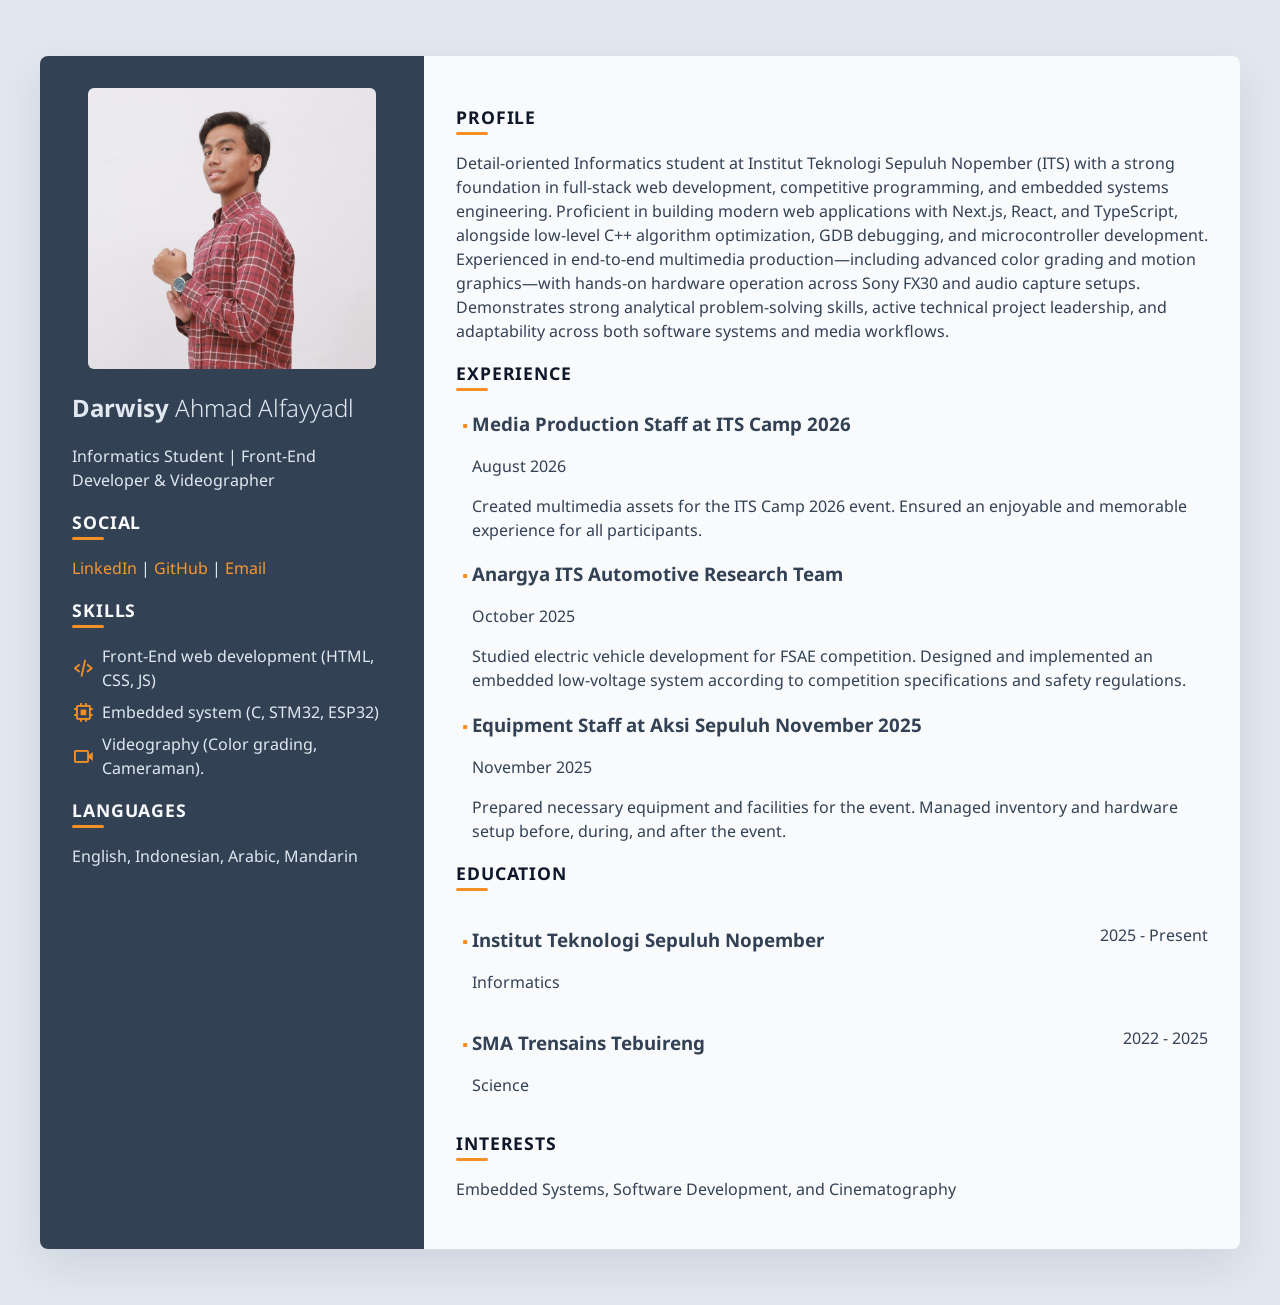
<file: index.html>
<!DOCTYPE html>
<html lang="en">
  <head>
    <meta http-equiv="Content-Type" content="text/html;charset=UTF-8">
    <meta name="viewport" content="width=device-width, initial-scale=1.0">
    <title>Darwisy Ahmad Alfayyadl - CV</title>
    <link rel="stylesheet" href="style.css">
    <link rel="stylesheet" href="https://cdn.jsdelivr.net/npm/boxicons@latest/css/boxicons.min.css">
    <meta name="description" content="Personal CV & Resume of Darwisy Ahmad Alfayyadl - Informatics Student at ITS, Front-End Developer & Videographer.">  
    <meta name="author" content="Darwisy Ahmad Alfayyadl">
  </head>
  <body>
    <main class="main">
      <div class="resume-left">
        <section class="image">
          <img src="./assets/IMG_0093_2.jpg" alt="My Profile Picture" id="profile">
        </section>
        <section class="home">
          <h1 class="title-name"><strong class="highlighted">Darwisy</strong> Ahmad Alfayyadl</h1>
          <p>Informatics Student | Front-End Developer & Videographer</p>
        </section>
        <section class="social section">
          <h2>Social</h2>
          <p><a href="https://www.linkedin.com/in/darwisy-ahmad-alfayyadl/">LinkedIn</a> | <a href="https://github.com/Dmeat-droid">GitHub</a> | <a href="mailto:darwisyahmad54@gmail.com">Email</a></p>
        </section>

        <section class="skill">
          <h2>Skills</h2>
          <ul class="skill-list">
            <li><i class="bx bx-code-alt skill-icon"></i>Front-End web development (HTML, CSS, JS)</li>
            <li><i class="bx bx-chip skill-icon"></i>Embedded system (C, STM32, ESP32)</li> 
            <li><i class="bx bx-video skill-icon"></i>Videography (Color grading, Cameraman).</li>
          </ul>
        </section>
  
        <section class="language">
          <h2>Languages</h2>
          <p>English, Indonesian, Arabic, Mandarin</p>
        </section>
      </div>

      <div class="resume-right">
        <section class="profile section">
          <h2>Profile</h2>
          <p>Detail-oriented Informatics student at Institut Teknologi Sepuluh Nopember (ITS) with a strong foundation in full-stack web development, competitive programming, and embedded systems engineering. Proficient in building modern web applications with Next.js, React, and TypeScript, alongside low-level C++ algorithm optimization, GDB debugging, and microcontroller development. Experienced in end-to-end multimedia production—including advanced color grading and motion graphics—with hands-on hardware operation across Sony FX30 and audio capture setups. Demonstrates strong analytical problem-solving skills, active technical project leadership, and adaptability across both software systems and media workflows.</p>
        </section>
        <section class="experience">
          <h2 class="section-title">Experience</h2>
          <ul class="experience-list">
            <li>
              <article class="volunteer">
                <h3>Media Production Staff at ITS Camp 2026</h3>
                <p class="date">August 2026</p>
                <p>Created multimedia assets for the ITS Camp 2026 event. Ensured an enjoyable and memorable experience for all participants.</p>
              </article>
            </li>
            <li>
              <article class="volunteer">
                <h3>Anargya ITS Automotive Research Team</h3>
                <p class="date">October 2025</p>
                <p>Studied electric vehicle development for FSAE competition. Designed and implemented an embedded low-voltage system according to competition specifications and safety regulations.</p>
              </article>
            </li>
            <li>
              <article class="volunteer">
                <h3>Equipment Staff at Aksi Sepuluh November 2025</h3>
                <p class="date">November 2025</p>
                <p>Prepared necessary equipment and facilities for the event. Managed inventory and hardware setup before, during, and after the event.</p>
              </article>
            </li>
          </ul>
        </section>

        <section class="education">
          <h2>Education</h2>
          <ul>
            <li>
              <div class="edu-container">
                <div>
                  <h3>Institut Teknologi Sepuluh Nopember</h3>
                  <p>Informatics</p>
                </div>
                <div class="right-side">
                  <p class="experience-time">2025 - Present</p>
                </div>
              </div>
            </li>
            <li>
              <div class="edu-container">
                <div>
                  <h3>SMA Trensains Tebuireng</h3>
                  <p>Science</p>
                </div>
                <div class="right-side">
                  <p class="experience-time">2022 - 2025</p>
                </div>
              </div>
            </li>
          </ul>
        </section>

        <section class="interest">
          <h2 class="section-title">Interests</h2>
          <p>Embedded Systems, Software Development, and Cinematography</p>
        </section>
      </div>
      
    </main>
  </body>
</html>
</file>
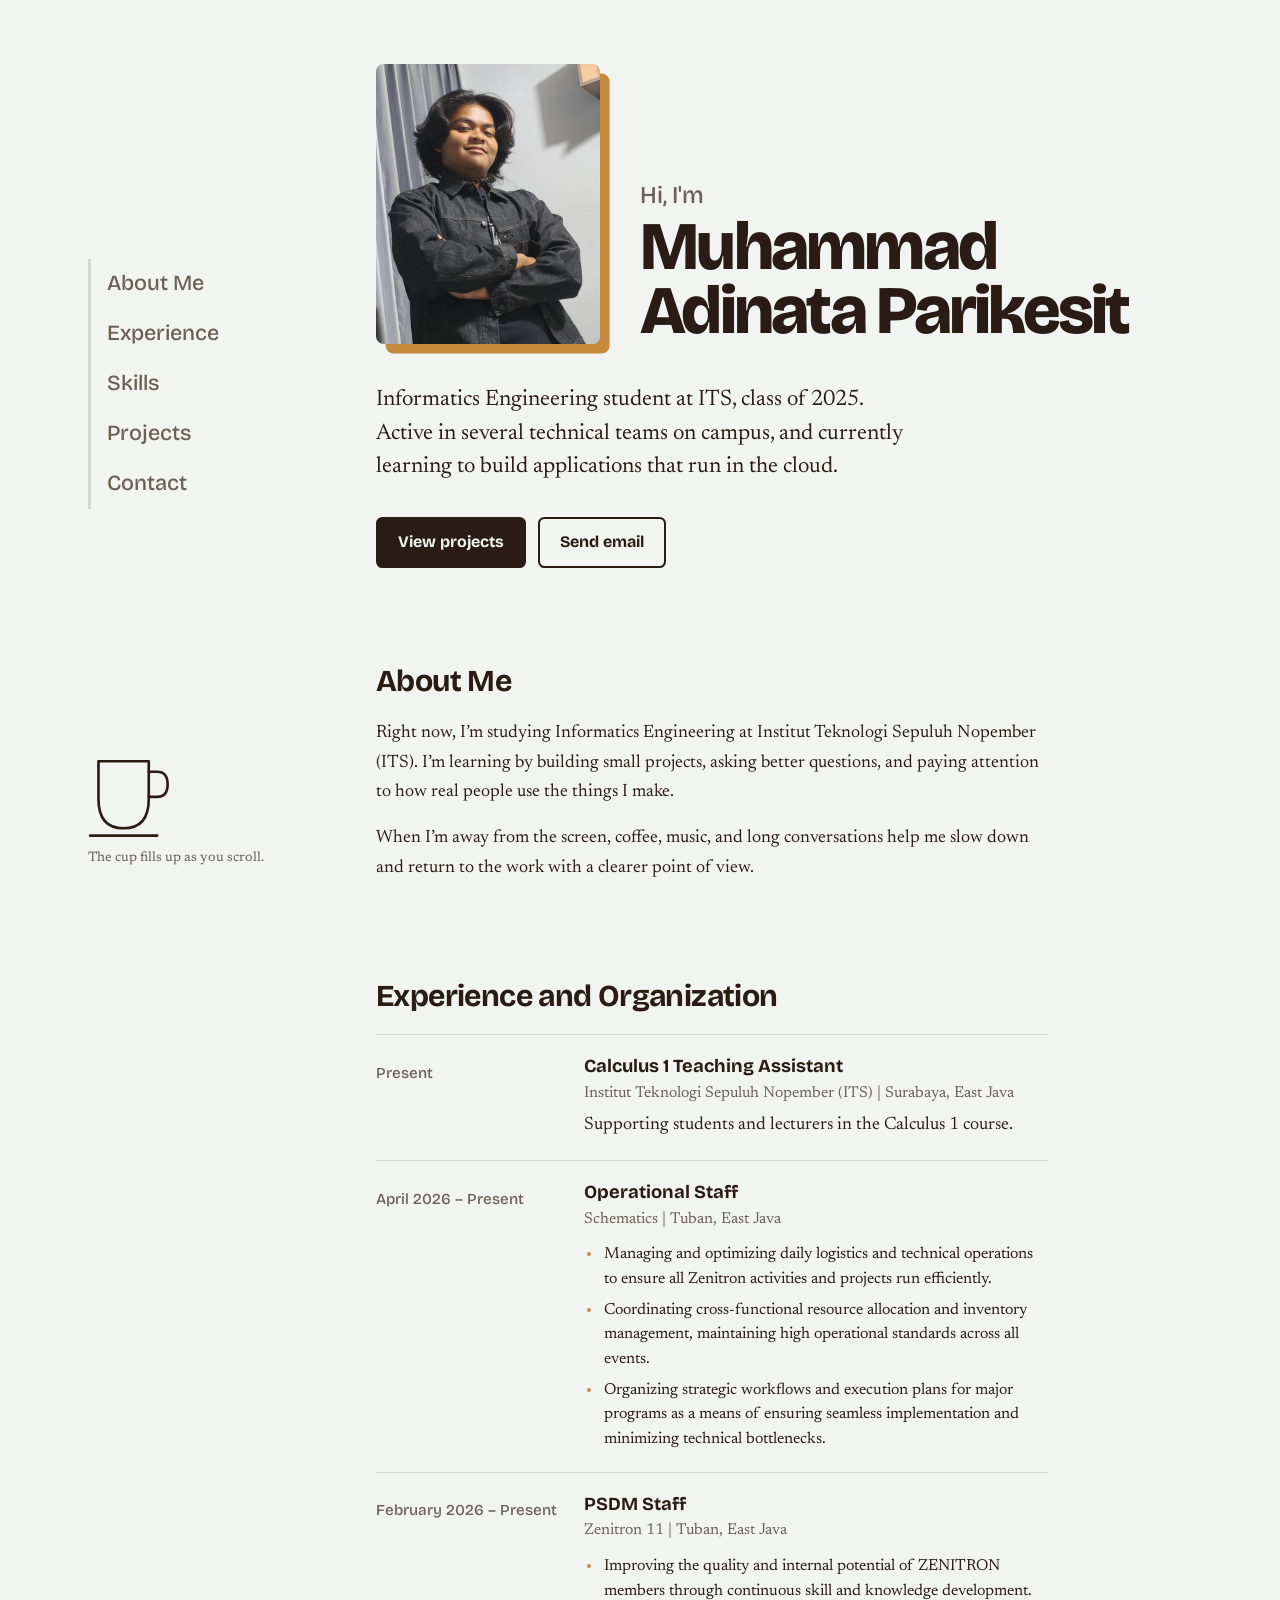
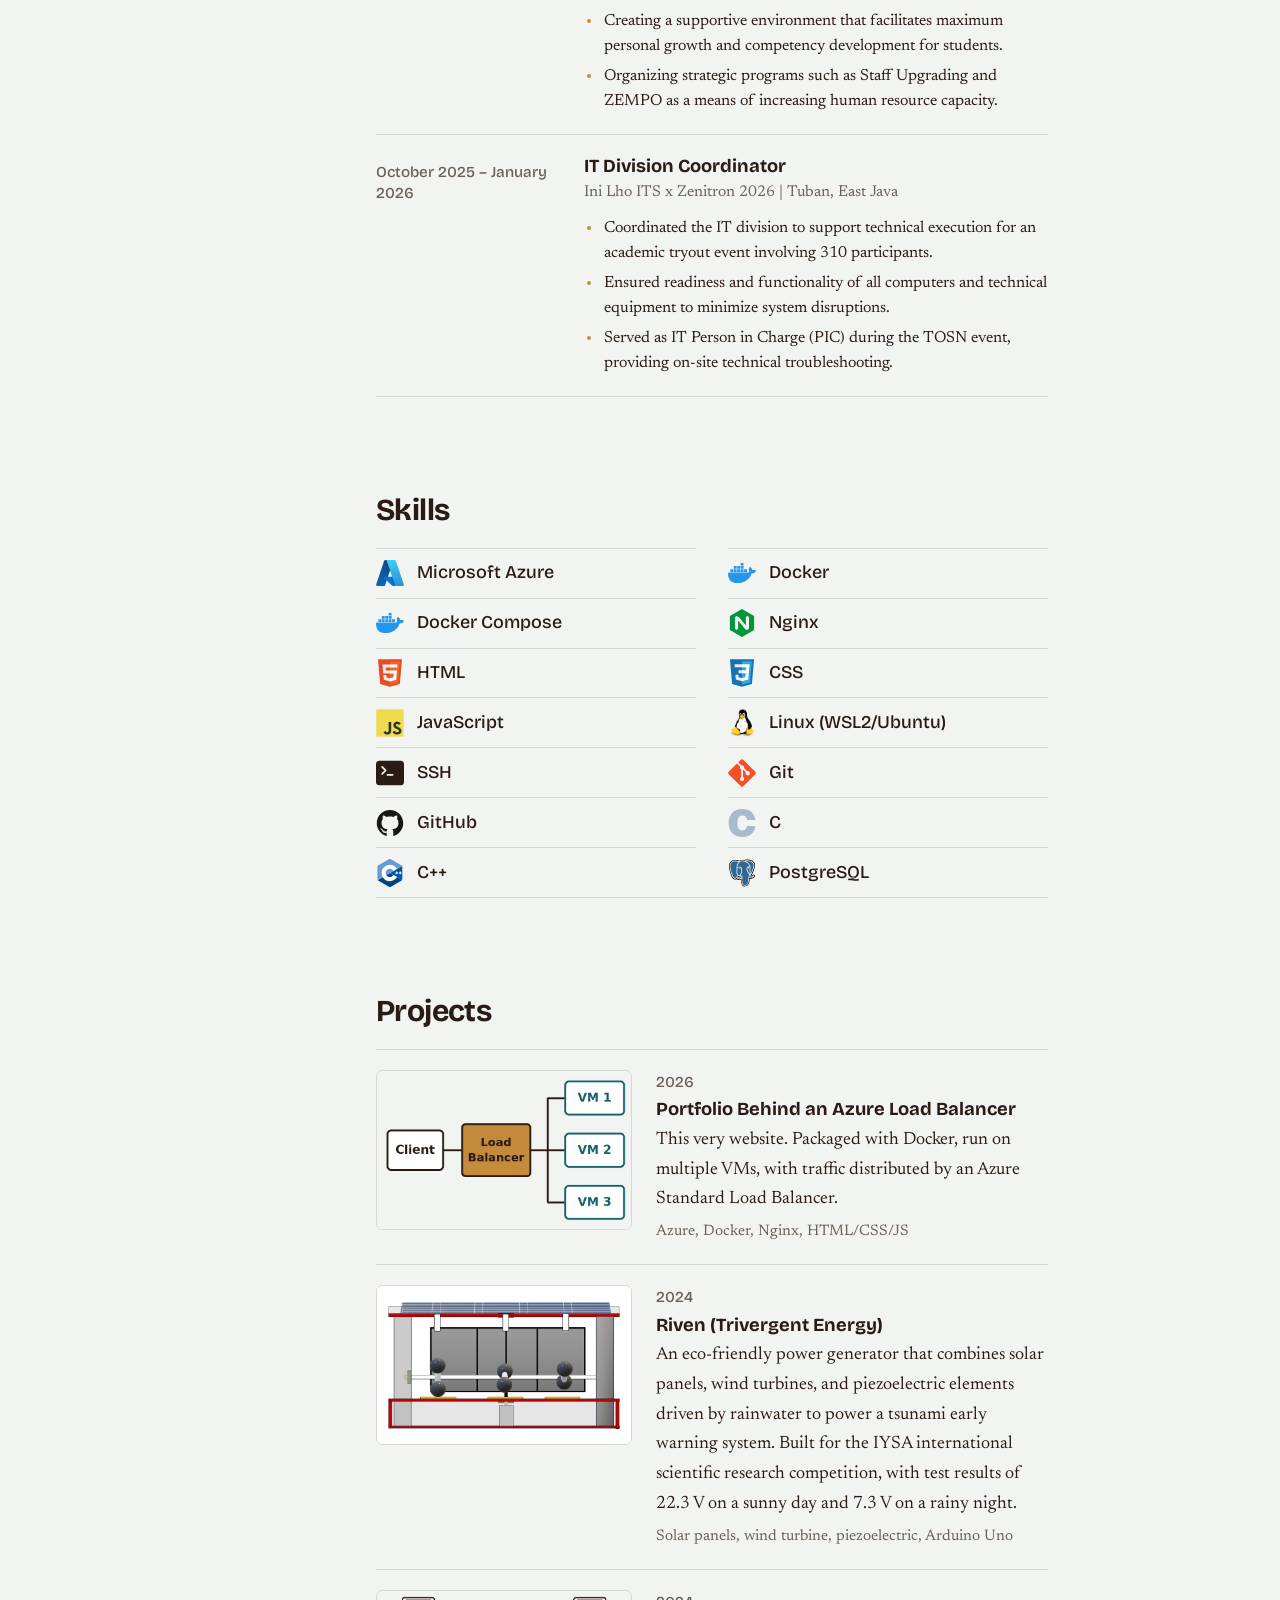
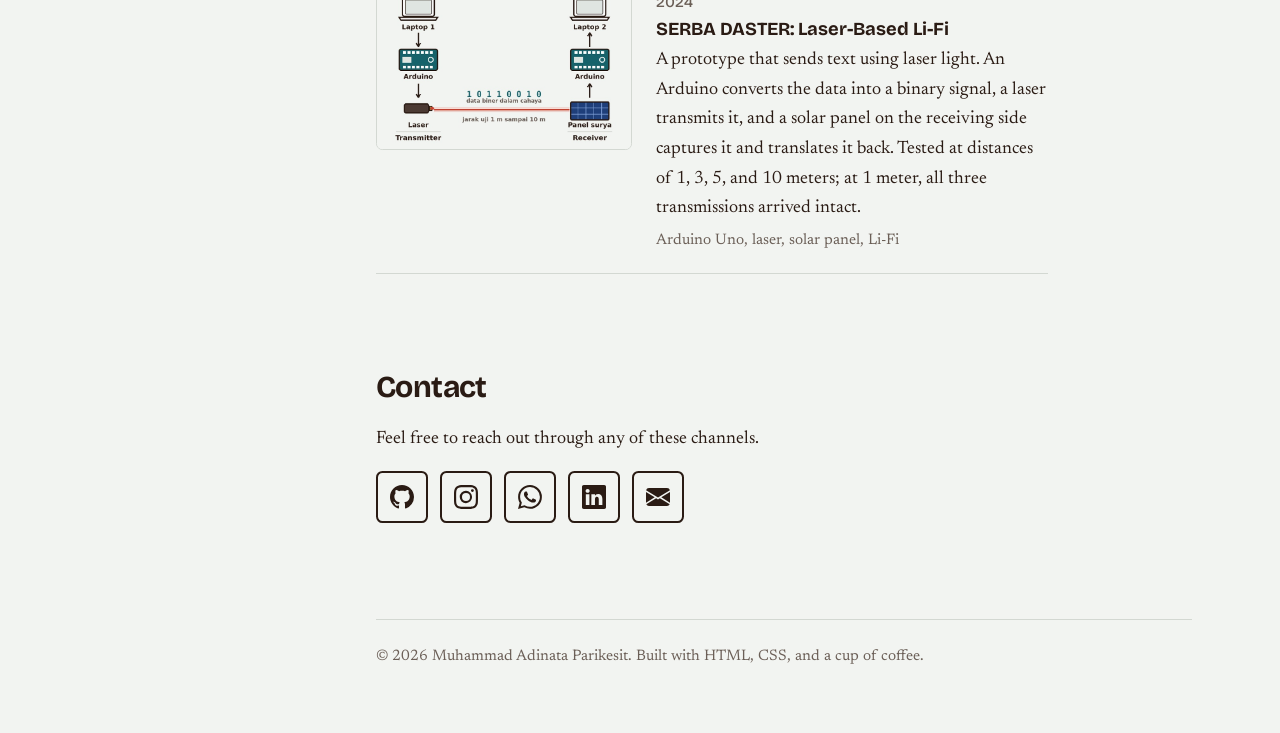
<file: app/cv_didi/index.html>
<!doctype html>
<html lang="en">
<head>
  <meta charset="utf-8">
  <meta name="viewport" content="width=device-width, initial-scale=1">
  <title>Adi | Tech &amp; Coffee Portfolio</title>
  <meta name="description" content="Portfolio of Muhammad Adinata Parikesit, an Informatics Engineering student at ITS learning cloud and containers.">
  <link rel="icon" href="data:image/svg+xml,%3Csvg xmlns='http://www.w3.org/2000/svg' viewBox='0 0 100 100'%3E%3Ctext y='.9em' font-size='90'%3E%E2%98%95%3C/text%3E%3C/svg%3E">
  <link rel="preconnect" href="https://fonts.googleapis.com">
  <link rel="preconnect" href="https://fonts.gstatic.com" crossorigin>
  <link rel="stylesheet" href="https://fonts.googleapis.com/css2?family=Bricolage+Grotesque:opsz,wght@12..96,500;12..96,700;12..96,800&family=Newsreader:opsz,wght@6..72,400;6..72,600&display=swap">
  <link rel="stylesheet" href="style.css">
</head>
<body>
  <a class="skip" href="#content">Skip to content</a>
  <div class="progress" aria-hidden="true"></div>

  <div class="layout">
    <aside class="rail">
      <nav aria-label="Main navigation">
        <ul>
          <li><a href="#about">About Me</a></li>
          <li><a href="#experience">Experience</a></li>
          <li><a href="#skills">Skills</a></li>
          <li><a href="#projects">Projects</a></li>
          <li><a href="#contact">Contact</a></li>
        </ul>
      </nav>

      <figure class="cup" aria-hidden="true">
        <svg viewBox="0 0 84 100" width="88" height="105">
          <defs>
            <clipPath id="badan"><path d="M10 24H58V60Q58 88 34 88Q10 88 10 60Z"/></clipPath>
          </defs>
          <g clip-path="url(#badan)"><rect class="fill" x="10" y="24" width="48" height="64"/></g>
          <path class="line" d="M10 24H58V60Q58 88 34 88Q10 88 10 60Z"/>
          <path class="line" d="M58 34H66Q76 34 76 46Q76 58 66 58H58"/>
          <path class="line" d="M2 95H66"/>
        </svg>
        <figcaption>The cup fills up as you scroll.</figcaption>
      </figure>
    </aside>

    <main id="content">
      <header id="atas" class="hero">
        <!-- EDIT: timpa file site/foto.jpg dengan fotomu sendiri (nama file harus tetap foto.jpg). -->
        <div class="hero-top">
          <img class="foto" src="foto.jpg" width="640" height="800" alt="Photo of Muhammad Adinata Parikesit">
          <h1><span class="hi">Hi, I'm</span> <span class="nama">Muhammad Adinata Parikesit</span></h1>
        </div>
        <p class="lead">Informatics Engineering student at ITS, class of 2025. Active in several technical teams on campus, and currently learning to build applications that run in the cloud.</p>
        <p class="actions">
          <a class="btn btn-solid" href="#projects">View projects</a>
          <a class="btn btn-line" href="mailto:didisio35@gmail.com">Send email</a>
        </p>
      </header>

      <section id="about" aria-labelledby="h-about">
        <h2 id="h-about">About Me</h2>
        <p>Right now, I’m studying Informatics Engineering at Institut Teknologi Sepuluh Nopember (ITS). I’m learning by building small projects, asking better questions, and paying attention to how real people use the things I make.</p>
        <p>When I’m away from the screen, coffee, music, and long conversations help me slow down and return to the work with a clearer point of view.</p>
      </section>

      <section id="experience" aria-labelledby="h-experience">
        <h2 id="h-experience">Experience and Organization</h2>
        <!-- EDIT: urutan dari yang terbaru. Salin satu blok <li> untuk menambah pengalaman. -->
        <ul class="rows rows-exp">
          <li class="row">
            <p class="when">Present</p>
            <div>
              <h3>Calculus 1 Teaching Assistant</h3>
              <p class="org">Institut Teknologi Sepuluh Nopember (ITS) | Surabaya, East Java</p>
              <p>Supporting students and lecturers in the Calculus 1 course.</p>
              <!-- EDIT: tambahkan tanggal mulai dan tugas spesifikmu sebagai asisten dosen (misalnya jumlah mahasiswa yang dibimbing). -->
            </div>
          </li>
          <li class="row">
            <p class="when">April 2026 &ndash; Present</p>
            <div>
              <h3>Operational Staff</h3>
              <p class="org">Schematics | Tuban, East Java</p>
              <ul class="points">
                <li>Managing and optimizing daily logistics and technical operations to ensure all Zenitron activities and projects run efficiently.</li>
                <li>Coordinating cross-functional resource allocation and inventory management, maintaining high operational standards across all events.</li>
                <li>Organizing strategic workflows and execution plans for major programs as a means of ensuring seamless implementation and minimizing technical bottlenecks.</li>
              </ul>
            </div>
          </li>
          <li class="row">
            <p class="when">February 2026 &ndash; Present</p>
            <div>
              <h3>PSDM Staff</h3>
              <p class="org">Zenitron 11 | Tuban, East Java</p>
              <ul class="points">
                <li>Improving the quality and internal potential of ZENITRON members through continuous skill and knowledge development.</li>
                <li>Creating a supportive environment that facilitates maximum personal growth and competency development for students.</li>
                <li>Organizing strategic programs such as Staff Upgrading and ZEMPO as a means of increasing human resource capacity.</li>
              </ul>
            </div>
          </li>
          <li class="row">
            <p class="when">October 2025 &ndash; January 2026</p>
            <div>
              <h3>IT Division Coordinator</h3>
              <p class="org">Ini Lho ITS x Zenitron 2026 | Tuban, East Java</p>
              <ul class="points">
                <li>Coordinated the IT division to support technical execution for an academic tryout event involving 310 participants.</li>
                <li>Ensured readiness and functionality of all computers and technical equipment to minimize system disruptions.</li>
                <li>Served as IT Person in Charge (PIC) during the TOSN event, providing on-site technical troubleshooting.</li>
              </ul>
            </div>
          </li>
        </ul>
      </section>

      <section id="skills" aria-labelledby="h-skills">
        <h2 id="h-skills">Skills</h2>
        <!-- EDIT: tambah atau hapus skill dengan menyalin/menghapus baris <li>. Logo ada di folder site/logo/. -->
        <ul class="skills">
          <li><img src="logo/azure.svg" alt="" width="28" height="28" loading="lazy"><span>Microsoft Azure</span></li>
          <li><img src="logo/docker.svg" alt="" width="28" height="28" loading="lazy"><span>Docker</span></li>
          <li><img src="logo/docker.svg" alt="" width="28" height="28" loading="lazy"><span>Docker Compose</span></li>
          <li><img src="logo/nginx.svg" alt="" width="28" height="28" loading="lazy"><span>Nginx</span></li>
          <li><img src="logo/html5.svg" alt="" width="28" height="28" loading="lazy"><span>HTML</span></li>
          <li><img src="logo/css3.svg" alt="" width="28" height="28" loading="lazy"><span>CSS</span></li>
          <li><img src="logo/javascript.svg" alt="" width="28" height="28" loading="lazy"><span>JavaScript</span></li>
          <li><img src="logo/linux.png" alt="" width="28" height="28" loading="lazy"><span>Linux (WSL2/Ubuntu)</span></li>
          <li><img src="logo/ssh.svg" alt="" width="28" height="28" loading="lazy"><span>SSH</span></li>
          <li><img src="logo/git.svg" alt="" width="28" height="28" loading="lazy"><span>Git</span></li>
          <li><img src="logo/github.svg" alt="" width="28" height="28" loading="lazy"><span>GitHub</span></li>
          <li><img src="logo/c.svg" alt="" width="28" height="28" loading="lazy"><span>C</span></li>
          <li><img src="logo/cplusplus.svg" alt="" width="28" height="28" loading="lazy"><span>C++</span></li>
          <li><img src="logo/postgresql.svg" alt="" width="28" height="28" loading="lazy"><span>PostgreSQL</span></li>
        </ul>
      </section>

      <section id="projects" aria-labelledby="h-projects">
        <h2 id="h-projects">Projects</h2>
        <!-- EDIT: ganti foto dengan menimpa file di site/proyek/ (proyek-1.jpg, proyek-2.jpg, dst).
             Rasio 16:10 paling pas. Salin satu blok <li> untuk menambah proyek. -->
        <ul class="rows rows-foto">
          <li class="row">
            <img src="proyek/proyek-1.jpg" width="800" height="500" loading="lazy" alt="Diagram of a load balancer distributing traffic to three VMs">
            <div>
              <p class="when">2026</p>
              <h3>Portfolio Behind an Azure Load Balancer</h3>
              <p>This very website. Packaged with Docker, run on multiple VMs, with traffic distributed by an Azure Standard Load Balancer.</p>
              <p class="stack">Azure, Docker, Nginx, HTML/CSS/JS</p>
            </div>
          </li>
          <li class="row">
            <img src="proyek/proyek-2.jpg" width="800" height="500" loading="lazy" alt="Side-view design of Riven: solar panel on top, wind turbine in the middle, and a water wheel with piezoelectric elements at the base">
            <div>
              <p class="when">2024</p>
              <h3>Riven (Trivergent Energy)</h3>
              <p>An eco-friendly power generator that combines solar panels, wind turbines, and piezoelectric elements driven by rainwater to power a tsunami early warning system. Built for the IYSA international scientific research competition, with test results of 22.3 V on a sunny day and 7.3 V on a rainy night.</p>
              <p class="stack">Solar panels, wind turbine, piezoelectric, Arduino Uno</p>
            </div>
          </li>
          <li class="row">
            <img src="proyek/proyek-3.jpg" width="800" height="500" loading="lazy" alt="Illustration of the Li-Fi system: data from Laptop 1 is processed by an Arduino, sent by a laser, captured by a solar panel, then passed through an Arduino to Laptop 2">
            <div>
              <p class="when">2024</p>
              <h3>SERBA DASTER: Laser-Based Li-Fi</h3>
              <p>A prototype that sends text using laser light. An Arduino converts the data into a binary signal, a laser transmits it, and a solar panel on the receiving side captures it and translates it back. Tested at distances of 1, 3, 5, and 10 meters; at 1 meter, all three transmissions arrived intact.</p>
              <p class="stack">Arduino Uno, laser, solar panel, Li-Fi</p>
            </div>
          </li>
        </ul>
      </section>

      <section id="contact" aria-labelledby="h-contact">
        <h2 id="h-contact">Contact</h2>
        <p>Feel free to reach out through any of these channels.</p>
        <ul class="contacts">
          <li><a href="https://github.com/Adikesit" target="_blank" rel="noopener noreferrer" aria-label="GitHub" title="GitHub"><svg viewBox="0 0 16 16" fill="currentColor" aria-hidden="true" focusable="false"><path d="M8 0C3.58 0 0 3.58 0 8c0 3.54 2.29 6.53 5.47 7.59.4.07.55-.17.55-.38 0-.19-.01-.82-.01-1.49-2.01.37-2.53-.49-2.69-.94-.09-.23-.48-.94-.82-1.13-.28-.15-.68-.52-.01-.53.63-.01 1.08.58 1.23.82.72 1.21 1.87.87 2.33.66.07-.52.28-.87.51-1.07-1.78-.2-3.64-.89-3.64-3.95 0-.87.31-1.59.82-2.15-.08-.2-.36-1.02.08-2.12 0 0 .67-.21 2.2.82.64-.18 1.32-.27 2-.27s1.36.09 2 .27c1.53-1.04 2.2-.82 2.2-.82.44 1.1.16 1.92.08 2.12.51.56.82 1.27.82 2.15 0 3.07-1.87 3.75-3.65 3.95.29.25.54.73.54 1.48 0 1.07-.01 1.93-.01 2.2 0 .21.15.46.55.38A8.01 8.01 0 0 0 16 8c0-4.42-3.58-8-8-8"/></svg></a></li>
          <li><a href="https://www.instagram.com/adinata_kesit" target="_blank" rel="noopener noreferrer" aria-label="Instagram" title="Instagram"><svg viewBox="0 0 16 16" fill="currentColor" aria-hidden="true" focusable="false"><path d="M8 0C5.829 0 5.556.01 4.703.048 3.85.088 3.269.222 2.76.42a3.9 3.9 0 0 0-1.417.923A3.9 3.9 0 0 0 .42 2.76C.222 3.268.087 3.85.048 4.7.01 5.555 0 5.827 0 8.001c0 2.172.01 2.444.048 3.297.04.852.174 1.433.372 1.942.205.526.478.972.923 1.417.444.445.89.719 1.416.923.51.198 1.09.333 1.942.372C5.555 15.99 5.827 16 8 16s2.444-.01 3.298-.048c.851-.04 1.434-.174 1.943-.372a3.9 3.9 0 0 0 1.416-.923c.445-.445.718-.891.923-1.417.197-.509.332-1.09.372-1.942C15.99 10.445 16 10.173 16 8s-.01-2.445-.048-3.299c-.04-.851-.175-1.433-.372-1.941a3.9 3.9 0 0 0-.923-1.417A3.9 3.9 0 0 0 13.24.42c-.51-.198-1.092-.333-1.943-.372C10.443.01 10.172 0 7.998 0zm-.717 1.442h.718c2.136 0 2.389.007 3.232.046.78.035 1.204.166 1.486.275.373.145.64.319.92.599s.453.546.598.92c.11.281.24.705.275 1.485.039.843.047 1.096.047 3.231s-.008 2.389-.047 3.232c-.035.78-.166 1.203-.275 1.485a2.5 2.5 0 0 1-.599.919c-.28.28-.546.453-.92.598-.28.11-.704.24-1.485.276-.843.038-1.096.047-3.232.047s-2.39-.009-3.233-.047c-.78-.036-1.203-.166-1.485-.276a2.5 2.5 0 0 1-.92-.598 2.5 2.5 0 0 1-.6-.92c-.109-.281-.24-.705-.275-1.485-.038-.843-.046-1.096-.046-3.233s.008-2.388.046-3.231c.036-.78.166-1.204.276-1.486.145-.373.319-.64.599-.92s.546-.453.92-.598c.282-.11.705-.24 1.485-.276.738-.034 1.024-.044 2.515-.045zm4.988 1.328a.96.96 0 1 0 0 1.92.96.96 0 0 0 0-1.92m-4.27 1.122a4.109 4.109 0 1 0 0 8.217 4.109 4.109 0 0 0 0-8.217m0 1.441a2.667 2.667 0 1 1 0 5.334 2.667 2.667 0 0 1 0-5.334"/></svg></a></li>
          <li><a href="https://wa.me/6281330564737" target="_blank" rel="noopener noreferrer" aria-label="WhatsApp" title="WhatsApp"><svg viewBox="0 0 16 16" fill="currentColor" aria-hidden="true" focusable="false"><path d="M13.601 2.326A7.85 7.85 0 0 0 7.994 0C3.627 0 .068 3.558.064 7.926c0 1.399.366 2.76 1.057 3.965L0 16l4.204-1.102a7.9 7.9 0 0 0 3.79.965h.004c4.368 0 7.926-3.558 7.93-7.93A7.9 7.9 0 0 0 13.6 2.326zM7.994 14.521a6.6 6.6 0 0 1-3.356-.92l-.24-.144-2.494.654.666-2.433-.156-.251a6.56 6.56 0 0 1-1.007-3.505c0-3.626 2.957-6.584 6.591-6.584a6.56 6.56 0 0 1 4.66 1.931 6.56 6.56 0 0 1 1.928 4.66c-.004 3.639-2.961 6.592-6.592 6.592m3.615-4.934c-.197-.099-1.17-.578-1.353-.646-.182-.065-.315-.099-.445.099-.133.197-.513.646-.627.775-.114.133-.232.148-.43.05-.197-.1-.836-.308-1.592-.985-.59-.525-.985-1.175-1.103-1.372-.114-.198-.011-.304.088-.403.087-.088.197-.232.296-.346.1-.114.133-.198.198-.33.065-.134.034-.248-.015-.347-.05-.099-.445-1.076-.612-1.47-.16-.389-.323-.335-.445-.34-.114-.007-.247-.007-.38-.007a.73.73 0 0 0-.529.247c-.182.198-.691.677-.691 1.654s.71 1.916.81 2.049c.098.133 1.394 2.132 3.383 2.992.47.205.84.326 1.129.418.475.152.904.129 1.246.08.38-.058 1.171-.48 1.338-.943.164-.464.164-.86.114-.943-.049-.084-.182-.133-.38-.232"/></svg></a></li>
          <li><a href="https://www.linkedin.com/in/muhammad-adinata-parikesit-92570736b/" target="_blank" rel="noopener noreferrer" aria-label="LinkedIn" title="LinkedIn"><svg viewBox="0 0 16 16" fill="currentColor" aria-hidden="true" focusable="false"><path d="M0 1.146C0 .513.526 0 1.175 0h13.65C15.474 0 16 .513 16 1.146v13.708c0 .633-.526 1.146-1.175 1.146H1.175C.526 16 0 15.487 0 14.854zm4.943 12.248V6.169H2.542v7.225zm-1.2-8.212c.837 0 1.358-.554 1.358-1.248-.015-.709-.52-1.248-1.342-1.248S2.4 3.226 2.4 3.934c0 .694.521 1.248 1.327 1.248zm4.908 8.212V9.359c0-.216.016-.432.08-.586.173-.431.568-.878 1.232-.878.869 0 1.216.662 1.216 1.634v3.865h2.401V9.25c0-2.22-1.184-3.252-2.764-3.252-1.274 0-1.845.7-2.165 1.193v.025h-.016l.016-.025V6.169h-2.4c.03.678 0 7.225 0 7.225z"/></svg></a></li>
          <li><a href="mailto:didisio35@gmail.com" aria-label="Email" title="Email"><svg viewBox="0 0 16 16" fill="currentColor" aria-hidden="true" focusable="false"><path d="M.05 3.555A2 2 0 0 1 2 2h12a2 2 0 0 1 1.95 1.555L8 8.414zM0 4.697v7.104l5.803-3.558zM6.761 8.83l-6.57 4.027A2 2 0 0 0 2 14h12a2 2 0 0 0 1.808-1.144l-6.57-4.027L8 9.586zm3.436-.586L16 11.801V4.697z"/></svg></a></li>
        </ul>
      </section>

      <footer>
        <p>&copy; <span id="tahun">2026</span> Muhammad Adinata Parikesit. Built with HTML, CSS, and a cup of coffee.</p>
      </footer>
    </main>
  </div>

  <script src="script.js"></script>
</body>
</html>
</file>
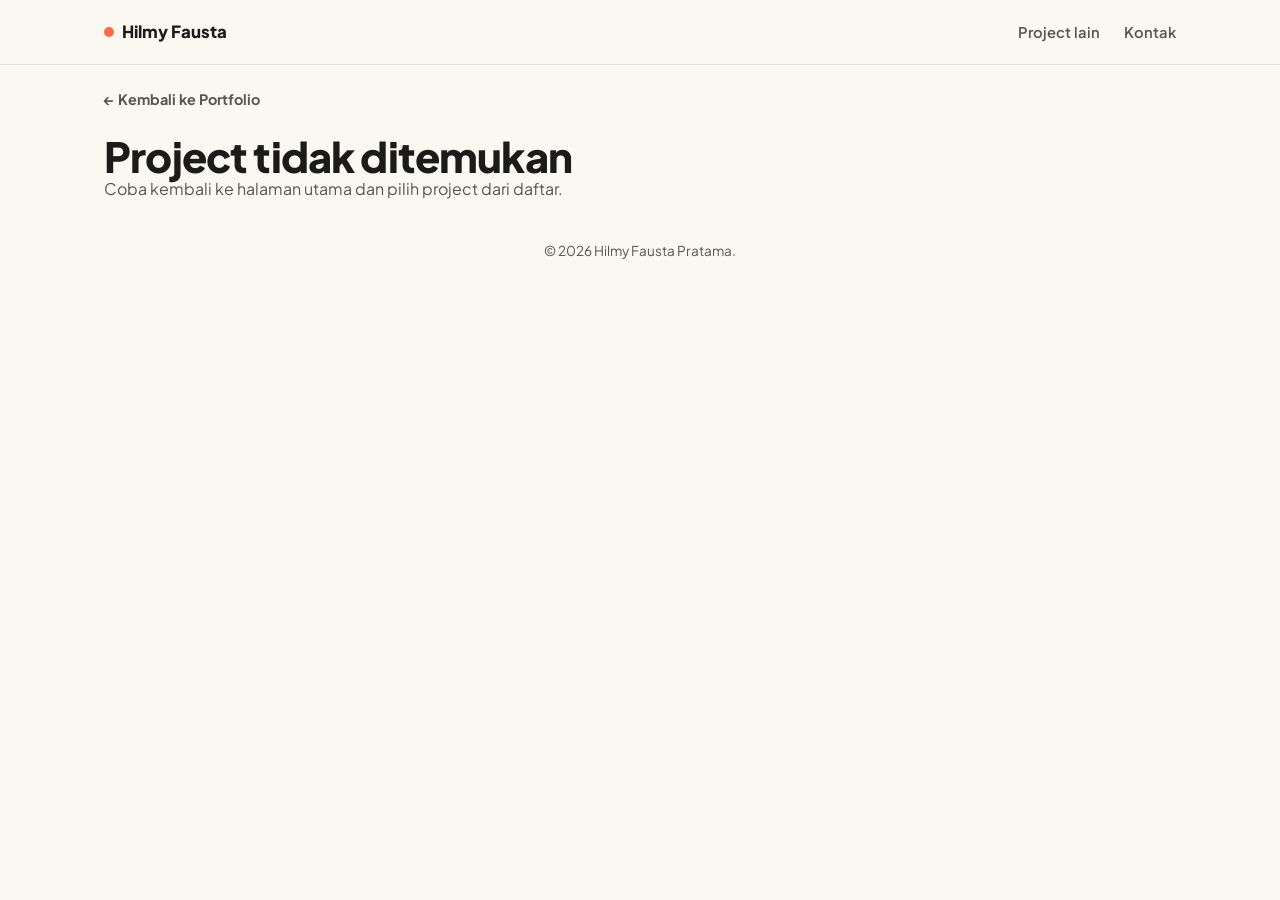
<file: project.html>
<!DOCTYPE html>
<html lang="id">
<head>
<meta charset="UTF-8">
<meta name="viewport" content="width=device-width, initial-scale=1">
<title id="page-title">Project — Hilmy Fausta</title>
<link rel="stylesheet" href="css/style.css">
</head>
<body>
<nav class="nav">
  <div class="wrap">
    <a href="index.html" class="nav-mark"><span class="dot"></span> Hilmy Fausta</a>
    <ul class="nav-links">
      <li><a href="index.html#projects">Project lain</a></li>
      <li><a href="index.html#contact">Kontak</a></li>
    </ul>
  </div>
</nav>

<main class="wrap" id="project-detail">
  <p>Memuat...</p>
</main>

<footer>© 2026 Hilmy Fausta Pratama.</footer>
<script src="js/data.js"></script>
<script src="js/main.js"></script>
<script>
  (function () {
    const params = new URLSearchParams(location.search);
    const slug = params.get('slug');
    const project = PROJECTS.find((p) => p.slug === slug);
    const root = document.getElementById('project-detail');

    if (!project) {
      root.innerHTML = `
        <a class="detail-back" href="index.html#projects">&larr; Kembali ke Portfolio</a>
        <div class="detail-head"><h1>Project tidak ditemukan</h1>
        <p>Coba kembali ke halaman utama dan pilih project dari daftar.</p></div>
      `;
      return;
    }

    document.title = `${project.title} — Hilmy Fausta`;
    document.getElementById('page-title').textContent = document.title;

    const tagsHtml = project.tags.map((t) => `<span class="tag">${t}</span>`).join('');
    const bodyHtml = project.body.map((b) => `<h2>${b.heading}</h2><p>${b.text}</p>`).join('');

    root.innerHTML = `
      <a class="detail-back" href="index.html#projects">&larr; Kembali ke Portfolio</a>
      <div class="detail-hero">
        <img src="${project.image}" alt="${project.title}" data-placeholder-label="${project.image}">
      </div>
      <div class="detail-head">
        <h1>${project.title}</h1>
        <p>${project.tagline}</p>
        <div class="detail-tags">${tagsHtml}</div>
      </div>
      <div class="detail-body">${bodyHtml}</div>
    `;

    root.querySelectorAll('img[data-placeholder-label]').forEach((img) => {
      img.addEventListener('error', () => {
        const box = document.createElement('div');
        box.className = 'ph-missing';
        box.setAttribute('data-label', img.dataset.placeholderLabel);
        img.replaceWith(box);
      });
    });
  })();
</script>
</body>
</html>
</file>
<file: style.css>
@import url('https://fonts.googleapis.com/css2?family=Noto+Sans:ital,wght@0,100..900;1,100..900&display=swap');

:root {
  --header-height: 3rem;

  /* Colors*/
  --title-color: #0f172a;       /* Deep Slate */
  --text-color: #334155;        /* Slate Text */
  --text-color-light: #64748b;  /* Muted Slate */
  --container-color: #ffffff;   /* Pure White (Left Panel) */
  --container-color-alt: #f8fafc; /* Subtle Cool Grey (Right Panel) */
  --body-color: #e2e8f0;        /* Soft Outer Background */
  --accent: #f38f23;            /* Professional Royal Blue Accent */
  --link-color: #2563eb;        /* Matching Link Blue */

  /* Fonts and typography */
  --body-font: 'Noto Sans', sans-serif;
  --h1-font-size: 1.5rem;
  --h2-font-size: 1.25rem;
  --h3-font-size: 1rem;
  --normal-font-size: .938rem;
  --small-font-size: .875rem;
  --smaller-font-size: .813rem;
  --font-medium: 500;
  --font-semi-bold: 600;  
  
  /* Margins */
  --mb-1: .5rem;
  --mb-2: 1rem;
  --mb-3: 1.5rem;
}

* {
  box-sizing: border-box;
}

body {
  margin: 0;
  line-height: 1.6;
  font-family: var(--body-font);
  color: var(--text-color);
  background-color: var(--body-color);
  padding: 2rem;
}

h1, h2, h3 {
  margin-bottom: 0.5rem;
}

h2 {
  font-size: 1.1rem;
  letter-spacing: 0.05em;
  text-transform: uppercase;
  color: var(--title-color);
  position: relative;
  padding-bottom: 0.25rem;
  margin-bottom: 0.75rem;
}

h2::after {
  content: '';
  position: absolute;
  left: 0;
  bottom: 0;
  width: 32px;
  height: 3px;
  background-color: var(--accent);
  border-radius: 2px;
}

h1 {
  font-weight: var(--font-semi-bold);
}

section {
  margin-bottom: 1rem;
}

#profile {
  display: block;
  width: 100%;
  max-width: 18rem;
  height: auto;
  object-fit: cover;
  object-position: center top;
  border-radius: 6px;
  margin: 0 auto 1.25rem;
}

.resume-left,
.resume-right {
  color: var(--text-color);
  padding: clamp(1.25rem, 2.5vw, 2.25rem);
}

/* resume left  */
.resume-left {
  background-color: var(--text-color);
  color: var(--body-color);
  flex: 0 0 32%;
}

.resume-left h2 {
  color: #f8fafc;
}

.resume-right {
  background-color: var(--container-color-alt);
  flex: 1 1 68%;
}

.right-side {
  margin-left: auto;
}

main {
  display: flex;
  align-items: stretch;
  gap: 0;
  width: min(100%, 1200px);
  max-width: 1200px;
  margin: 1.5rem auto; 
  padding: 0;
  overflow: hidden;
  border-radius: 8px;
  box-shadow: 0 1rem 3rem rgba(15, 23, 42, 0.1);
}

.section-title {
  color: var(--title-color);
}

/* title */
.title-name {
  font-weight: 300;
}

.highlighted {
  font-weight: 700;
}

/* skills */
.skill-list {
  list-style: none;
  padding-left: 0;
}

.skill-list li {
  display: flex;
  align-items: center;
  gap: 0.5rem;
  margin-bottom: 0.5rem;
}

.skill-icon {
  color: var(--accent);
  font-size: 1.4rem ;
}

/* Links */
a {
  text-decoration: none;
  color: #f79731;
}

a:hover  {
  color: #f79731;
  text-decoration: underline;
}

.edu-container {
  display: flex;
  flex-direction: row;
}


ul {
  padding-left: 1rem;
}

ul li::marker {
  color: var(--accent);
  content: "▪ "
}

li, p {
  line-height: 1.5;
}

@media (max-width: 768px) {
  body {
    padding: 0;
  }

  main{
    flex-direction: column;
    min-height: 0;
    box-shadow: none;
  }

  #profile {
    width: 100%;
    max-width: 18rem;
  }

  .resume-left,
  .resume-right {
    padding: 2rem 1.5rem;
  }
}
</file>
<file: app/cv_didi/style.css>
:root {
  --foam: #f2f4f1;
  --ink: #2a1b14;
  --muted: #6b5f57;
  --line: #d3d8d2;
  --crema: #c58b3c;
  --ceramic: #c58b3c;
  --display: "Bricolage Grotesque", "Trebuchet MS", system-ui, sans-serif;
  --body: "Newsreader", Georgia, "Times New Roman", serif;
  --p: 0;
}

*, *::before, *::after { box-sizing: border-box; }

html { scroll-behavior: smooth; scroll-padding-top: 1.5rem; }

body {
  margin: 0;
  background: var(--foam);
  color: var(--ink);
  font-family: var(--body);
  font-size: 1.125rem;
  line-height: 1.65;
}

a { color: var(--ceramic); text-underline-offset: 0.2em; }
a:hover { color: var(--ink); }
:focus-visible { outline: 3px solid var(--ceramic); outline-offset: 3px; border-radius: 2px; }

.skip {
  position: absolute; left: 1rem; top: -4rem;
  background: var(--ink); color: var(--foam);
  padding: 0.5rem 1rem; z-index: 10;
}
.skip:focus { top: 1rem; }

/* Progress bar (hanya tampil di layar kecil) */
.progress {
  display: none;
  position: fixed; top: 0; left: 0; right: 0; height: 4px;
  background: var(--crema);
  transform-origin: left;
  transform: scaleX(var(--p));
  z-index: 5;
}

/* Layout: rail kiri + konten */
.layout {
  display: grid;
  grid-template-columns: 14rem minmax(0, 1fr);
  gap: 4rem;
  max-width: 72rem;
  margin: 0 auto;
  padding: 0 1.5rem;
}

.rail {
  position: sticky; top: 0;
  height: 100vh; height: 100dvh;
  display: flex; flex-direction: column; justify-content: space-between;
  padding: 2rem 0;
}

.rail nav { margin-block: auto; }
.rail nav ul { list-style: none; margin: 0; padding: 0; }
.rail nav a {
  display: block;
  padding: 0.45rem 0 0.45rem 1rem;
  border-left: 3px solid var(--line);
  color: var(--muted);
  font-family: var(--display);
  font-weight: 500;
  font-size: 1.35rem;
  text-decoration: none;
}
.rail nav a:hover { color: var(--ink); }
.rail nav a[aria-current="true"] { color: var(--ink); font-weight: 700; border-left-color: var(--crema); }

/* Cangkir */
.cup { margin: 0; }
.cup svg { display: block; }
.cup .line { fill: none; stroke: var(--ink); stroke-width: 2.5; stroke-linecap: round; stroke-linejoin: round; }
.cup .fill {
  fill: var(--crema);
  transform-box: fill-box;
  transform-origin: bottom;
  transform: scaleY(var(--p));
  transition: transform 0.15s linear;
}
.cup figcaption { margin-top: 0.5rem; font-size: 0.85rem; line-height: 1.4; color: var(--muted); max-width: 11rem; }

/* Konten */
main { padding: 4rem 0 3rem; min-width: 0; }
main > section { margin-top: 6rem; max-width: 42rem; }

.hero-top {
  display: grid;
  grid-template-columns: 14rem minmax(0, 1fr);
  gap: 2.5rem;
  align-items: end;
}
.foto {
  display: block;
  width: 100%;
  height: auto;
  aspect-ratio: 4 / 5;
  object-fit: cover;
  object-position: center 25%;
  border-radius: 0.5rem;
  background: var(--line);
  box-shadow: 0.6rem 0.6rem 0 var(--crema);
}
.hero h1 { margin: 0; font-family: var(--display); font-weight: 800; line-height: 1; }
.hero h1 .hi { display: block; margin-bottom: 0.5rem; font-weight: 500; font-size: 1.5rem; letter-spacing: -0.01em; color: var(--muted); }
.hero h1 .nama { display: block; font-size: clamp(2.5rem, 6vw, 4.25rem); line-height: 0.95; letter-spacing: -0.04em; }
.lead { max-width: 34rem; margin: 2.5rem 0 0; font-size: 1.4rem; line-height: 1.5; }
.actions { display: flex; flex-wrap: wrap; gap: 0.75rem; margin: 2rem 0 0; }

.btn {
  display: inline-block;
  padding: 0.65rem 1.25rem;
  border: 2px solid var(--ink);
  border-radius: 0.4rem;
  font-family: var(--display);
  font-weight: 700;
  font-size: 1rem;
  text-decoration: none;
}
.btn-solid { background: var(--ink); color: var(--foam); }
.btn-solid:hover { background: var(--ceramic); border-color: var(--ceramic); color: #fff; }
.btn-line { color: var(--ink); }
.btn-line:hover { background: var(--ink); color: var(--foam); }

h2 {
  margin: 0 0 1.25rem;
  font-family: var(--display);
  font-weight: 700;
  font-size: 1.9rem;
  letter-spacing: -0.02em;
  line-height: 1.15;
}
h3 { margin: 0; font-family: var(--display); font-weight: 700; font-size: 1.15rem; line-height: 1.3; }
p { margin: 0 0 1rem; }

/* Daftar proyek dan prestasi */
.rows { list-style: none; margin: 0; padding: 0; border-top: 1px solid var(--line); }
.row {
  display: grid;
  grid-template-columns: 5rem minmax(0, 1fr);
  gap: 1rem;
  padding: 1.25rem 0;
  border-bottom: 1px solid var(--line);
}
.row .when { font-family: var(--display); font-weight: 500; color: var(--muted); }
.row p { margin: 0.25rem 0 0; }
.row .stack { font-size: 0.95rem; color: var(--muted); }

.rows-foto .row { grid-template-columns: 16rem minmax(0, 1fr); gap: 1.5rem; align-items: start; }
.rows-foto img { display: block; width: 100%; height: auto; aspect-ratio: 16 / 10; object-fit: cover; border-radius: 0.4rem; border: 1px solid var(--line); background: var(--line); }
.rows-foto .when { margin: 0 0 0.2rem; font-size: 0.95rem; }

.rows-exp .row { grid-template-columns: 11.5rem minmax(0, 1fr); gap: 1.5rem; }
.rows-exp .when { font-size: 0.95rem; line-height: 1.4; padding-top: 0.2rem; }
.row .org { margin: 0.1rem 0 0; font-size: 0.98rem; color: var(--muted); }
.points { list-style: disc; margin: 0.6rem 0 0; padding-left: 1.1rem; font-size: 1rem; line-height: 1.55; }
.points li { margin-top: 0.35rem; padding-left: 0.15rem; }
.points li::marker { color: var(--crema); }

/* Skill */
.skills {
  list-style: none; margin: 0; padding: 0;
  display: grid; grid-template-columns: repeat(2, minmax(0, 1fr)); column-gap: 2rem;
  border-bottom: 1px solid var(--line);
}
.skills li { display: flex; align-items: center; gap: 0.8rem; padding: 0.6rem 0; border-top: 1px solid var(--line); font-family: var(--display); font-weight: 500; }
.skills img { flex: none; width: 1.75rem; height: 1.75rem; object-fit: contain; }

.contacts { list-style: none; margin: 0; padding: 0; display: flex; flex-wrap: wrap; gap: 0.75rem; }
.contacts a {
  display: grid; place-items: center;
  width: 3.25rem; height: 3.25rem;
  border: 2px solid var(--ink); border-radius: 0.4rem;
  color: var(--ink);
}
.contacts a:hover { background: var(--ink); color: var(--foam); }
.contacts svg { width: 1.5rem; height: 1.5rem; }

footer { margin-top: 6rem; padding-top: 1.5rem; border-top: 1px solid var(--line); color: var(--muted); font-size: 0.95rem; }

/* Layar kecil: rail jadi header, cangkir diganti progress bar */
@media (max-width: 52rem) {
  .layout { grid-template-columns: minmax(0, 1fr); gap: 0; }
  .rail {
    position: static; height: auto;
    flex-direction: row; flex-wrap: wrap; align-items: center; gap: 0.5rem 1.25rem;
    padding: 1.25rem 0 0;
  }
  .rail nav ul { display: flex; flex-wrap: wrap; gap: 0 0.85rem; }
  .rail nav { margin-block: 0; }
  .rail nav a { padding: 0.2rem 0; border-left: 0; border-bottom: 3px solid transparent; font-size: 1rem; }
  .rail nav a[aria-current="true"] { border-left-color: transparent; border-bottom-color: var(--crema); }
  .cup { display: none; }
  .progress { display: block; }
  main { padding-top: 2.5rem; }
  .hero-top { grid-template-columns: minmax(0, 1fr); gap: 2rem; }
  .foto { width: 10rem; }
  main > section { margin-top: 4.5rem; }
  .row { grid-template-columns: 1fr; gap: 0.25rem; }
  .rows-foto .row { grid-template-columns: minmax(0, 1fr); gap: 1rem; }
  .rows-exp .row { grid-template-columns: minmax(0, 1fr); gap: 0.25rem; }
}

@media (max-width: 30rem) {
  .skills { grid-template-columns: minmax(0, 1fr); }
}

@media (prefers-reduced-motion: reduce) {
  html { scroll-behavior: auto; }
  .cup .fill { transition: none; }
}
</file>
<file: css/style.css>
/* ===========================================================
   Hilmy Fausta — Portfolio
   Design tokens: cream base, deep navy ink, coral for single
   deliberate accent moments only. Plus Jakarta Sans throughout,
   weight does the differentiating rather than a second family.
   =========================================================== */

@import url('https://fonts.googleapis.com/css2?family=Plus+Jakarta+Sans:wght@400;500;600;700;800&display=swap');

:root{
  --cream:        #FBF7F1;
  --cream-dim:    #F1ECE2;
  --ink:          #1B1C1A;
  --ink-soft:     #55574F;
  --navy:         #16213E;
  --navy-soft:    #2A3B63;
  --coral:        #FD6A49;
  --coral-soft:   #FFE4DA;
  --line:         #E3DED2;

  --font: 'Plus Jakarta Sans', -apple-system, sans-serif;

  --max-w: 1120px;
  --radius: 14px;
  --radius-sm: 8px;

  --space-1: 8px;
  --space-2: 16px;
  --space-3: 24px;
  --space-4: 40px;
  --space-5: 64px;
  --space-6: 25px;
}

*{ box-sizing: border-box; }
html{ scroll-behavior: smooth; }
@media (prefers-reduced-motion: reduce){
  html{ scroll-behavior: auto; }
  *{ animation-duration: .001ms !important; animation-iteration-count: 1 !important; transition-duration: .001ms !important; }
}

body{
  margin: 0;
  font-family: var(--font);
  background: var(--cream);
  color: var(--ink);
  line-height: 1.5;
  -webkit-font-smoothing: antialiased;
  overflow-x: hidden; /* safety net: no element should ever force horizontal scroll */
}

img{ max-width: 100%; display: block; }
a{ color: inherit; }

.wrap{
  max-width: var(--max-w);
  margin: 0 auto;
  padding: 0 var(--space-3);
}

/* Every <section> also carries class="wrap" (for max-width),
   and .wrap's own padding shorthand zeroes out top/bottom padding
   at equal-or-lower specificity — so plain `section{padding:...}`
   never actually applied. section.wrap bumps specificity to win. */
section.wrap{ padding-top: var(--space-6); padding-bottom: var(--space-6); }
@media (max-width: 640px){
  section.wrap{ padding-top: var(--space-5); padding-bottom: var(--space-5); }
}

/* ---------- Typography ---------- */
h1,h2,h3{ margin: 0; letter-spacing: -0.02em; font-weight: 800; }
h1{ font-size: clamp(2.4rem, 6vw, 4.2rem); line-height: 1.02; }
h2{ font-size: clamp(1.7rem, 3.4vw, 2.5rem); line-height: 1.1; }
h3{ font-size: 1.2rem; font-weight: 700; }
p{ margin: 0; color: var(--ink-soft); }

.section-head{
  display: flex;
  align-items: flex-end;
  justify-content: space-between;
  gap: var(--space-3);
  margin-bottom: var(--space-2);
  border-bottom: 1px solid var(--line);
  padding-bottom: var(--space-2);
}
.section-head .index{
  font-size: .85rem;
  color: var(--ink-soft);
  font-variant-numeric: tabular-nums;
}

/* ---------- Nav ---------- */
.nav{
  position: sticky; top: 0; z-index: 40;
  background: rgba(251,247,241,.97);
  backdrop-filter: blur(6px);
  border-bottom: 1px solid var(--line);
}
.nav .wrap{
  display: flex; align-items: center; justify-content: space-between;
  height: 64px;
}
.nav-mark{
  font-weight: 800; font-size: 1.05rem; text-decoration: none;
  display: flex; align-items: center; gap: 8px;
}
.nav-mark .dot{ width: 10px; height: 10px; border-radius: 50%; background: var(--coral); display:inline-block; }
.nav-links{ display: flex; gap: var(--space-3); list-style: none; margin: 0; padding: 0; }
.nav-links a{ text-decoration: none; font-weight: 600; font-size: .92rem; color: var(--ink-soft); }
.nav-links a:hover{ color: var(--navy); }
.nav-toggle{ display: none; background: none; border: none; cursor: pointer; }
@media (max-width: 720px){
  .nav-links{ display: none; }
  .nav-toggle{ display: block; }
}

/* ---------- Hero ---------- */
.hero{
  padding-top: var(--space-6);
  display: grid;
  grid-template-columns: 1.3fr .7fr;
  gap: var(--space-4);
  align-items: center;
}
@media (max-width: 860px){
  .hero{ grid-template-columns: 1fr; }
}
.hero-kicker{
  font-size: .95rem; color: var(--coral); font-weight: 700; margin-bottom: var(--space-2);
}
.hero h1 span{ display: block; }
.hero-lede{
  margin-top: var(--space-3);
  font-size: 1.15rem;
  max-width: 46ch;
}
.hero-cta{ display: flex; gap: var(--space-2); margin-top: var(--space-4); flex-wrap: wrap; }
.btn{
  display: inline-flex; align-items: center; gap: 8px;
  padding: 13px 22px; border-radius: 999px;
  font-weight: 700; font-size: .95rem; text-decoration: none;
  border: 1px solid transparent; cursor: pointer;
  transition: transform .15s ease;
}
.btn:hover{ transform: translateY(-2px); }
.btn-primary{ background: var(--navy); color: var(--cream); }
.btn-ghost{ background: transparent; border-color: var(--ink); color: var(--ink); }

.hero-figure{
  position: relative;
  aspect-ratio: 4/5;
  border-radius: var(--radius);
  overflow: hidden;
  background: var(--navy);
}
.hero-figure .ring{
  position: absolute; inset: -30% -10% auto auto;
  width: 60%; aspect-ratio: 1;
  border: 1px solid rgba(251,247,241,.25);
  border-radius: 50%;
}

/* ---------- Image placeholder handling ----------
   Real files should be dropped in assets/images/... with the
   same filename the <img> already points to. Until then, the
   onerror handler in js/main.js swaps in this dashed box. */
.ph-missing{
  background: var(--cream-dim);
  border: 1.5px dashed var(--line);
  display: flex; align-items: center; justify-content: center;
  color: var(--ink-soft); font-size: .82rem; text-align: center;
  padding: var(--space-2);
  min-height: 160px;
}
.ph-missing::after{ content: attr(data-label); }

/* ---------- Stats ---------- */
.stats{ display: grid; grid-template-columns: repeat(3, minmax(0,1fr)); gap: var(--space-3); margin-top: var(--space-5); }
.stat b{ display:block; font-size: 2rem; font-weight: 800; color: var(--navy); }
.stat span{ color: var(--ink-soft); font-size: .9rem; }
@media (max-width: 640px){ .stats{ grid-template-columns: 1fr 1fr; } }

/* ---------- Skills ---------- */
.skills-grid{
  display: flex; flex-wrap: wrap; gap: 10px;
}
.skill-chip{
  display: flex; align-items: center; gap: 10px;
  padding: 10px 16px;
  background: #fff;
  border: 1px solid var(--line);
  border-radius: 999px;
  font-weight: 600; font-size: .92rem;
  text-decoration: none; color: inherit; cursor: pointer;
  transition: background .15s ease, border-color .15s ease, transform .15s ease;
}
.skill-chip:hover{
  background: var(--coral-soft);
  border-color: var(--coral);
  transform: translateY(-1px);
}
.skill-chip img, .skill-chip svg{ width: 18px; height: 18px; }
.skill-chip-fallback{
  width: 18px; height: 18px; border-radius: 50%;
  background: var(--navy); color: var(--cream);
  display: inline-flex; align-items: center; justify-content: center;
  font-size: .62rem; font-weight: 800;
}

/* ---------- Experience ---------- */
.timeline{ position: relative; padding-left: var(--space-4); }
.timeline::before{
  content: ""; position: absolute; left: 5px; top: 6px; bottom: 6px;
  width: 2px; background: var(--line);
}
.tl-item{ position: relative; padding-bottom: var(--space-5); }
.tl-item:last-child{ padding-bottom: 0; }
.tl-item::before{
  content: ""; position: absolute; left: -35px; top: 4px;
  width: 12px; height: 12px; border-radius: 50%;
  background: var(--navy); border: 3px solid var(--cream);
  box-shadow: 0 0 0 1px var(--line);
}
.tl-role{ font-size: .85rem; font-weight: 700; color: var(--coral); }
.tl-item h3{ margin-top: 4px; }
.tl-item p{ margin-top: 6px; max-width: 60ch; }

.proker-grid{
  margin-top: var(--space-3);
  display: grid; grid-template-columns: repeat(4, minmax(0,1fr)); gap: var(--space-2);
}
@media (max-width: 780px){ .proker-grid{ grid-template-columns: 1fr 1fr; } }
.proker-card{
  border: 1px solid var(--line); border-radius: var(--radius-sm); overflow: hidden;
  background: #fff; text-decoration: none; color: inherit;
}
.proker-card img{ width: 100%; aspect-ratio: 4/3; object-fit: cover; }
.proker-card .ph-missing{ aspect-ratio: 4/3; min-height: 0; }
.proker-card-body{ padding: var(--space-2); }
.proker-card-body h4{ margin: 0 0 4px; font-size: .95rem; }
.proker-card-body p{ font-size: .82rem; margin: 0; }

/* ---------- Projects (bento — first project larger, deliberate) ---------- */
.project-grid{
  display: grid;
  grid-template-columns: repeat(2, minmax(0,1fr));
  gap: var(--space-3);
}
.project-card{
  border: 1px solid var(--line);
  border-radius: var(--radius);
  overflow: hidden;
  background: #fff;
  text-decoration: none; color: inherit;
  display: flex; flex-direction: column;
  transition: box-shadow .15s ease, transform .15s ease;
}
.project-card:hover{ transform: translateY(-3px); box-shadow: 0 12px 24px -16px rgba(22,33,62,.35); }
@media (max-width: 780px){
  .project-grid{ grid-template-columns: 1fr; }
}
.project-media{ aspect-ratio: 16/10; }
.project-media img{ width: 100%; height: 100%; object-fit: cover; }
.project-media .ph-missing{ height: 100%; }
.project-body{ padding: var(--space-3); display: flex; flex-direction: column; gap: 8px; }
.project-tags{ display: flex; gap: 6px; flex-wrap: wrap; margin-top: 4px; }
.tag{ font-size: .72rem; font-weight: 700; padding: 4px 10px; border-radius: 999px; background: var(--cream-dim); color: var(--ink-soft); }
.project-link{ margin-top: auto; font-weight: 700; font-size: .88rem; color: var(--navy); }

/* ---------- Contact ---------- */
.contact-box{
  background: var(--navy); color: var(--cream);
  border-radius: var(--radius);
  padding: var(--space-5) var(--space-4);
  display: flex; align-items: center; justify-content: space-between; gap: var(--space-3);
  flex-wrap: wrap;
}
.contact-box h2{ color: var(--cream); }
.contact-links{ display: flex; gap: var(--space-2); flex-wrap: wrap; }
.contact-links a{
  text-decoration: none; font-weight: 700; padding: 10px 18px;
  border: 1px solid rgba(251,247,241,.35); border-radius: 999px;
}
.contact-links a:hover{ border-color: var(--coral); color: var(--coral); }

footer{ text-align: center; padding: var(--space-4) 0; color: var(--ink-soft); font-size: .85rem; }

/* ---------- Game intro overlay ---------- */
#game-overlay{
  position: fixed; inset: 0; z-index: 100;
  background: var(--navy);
  color: var(--cream);
  display: flex; flex-direction: column;
}
#game-overlay[hidden]{ display: none; }
.game-top{
  display: flex; justify-content: space-between; align-items: center;
  padding: var(--space-2) var(--space-3);
}
.game-title{ font-weight: 700; font-size: .95rem; opacity: .85; }
.game-score{ font-weight: 800; font-variant-numeric: tabular-nums; }
#skip-intro,
#mute-toggle{
  background: transparent; border: 1px solid rgba(251,247,241,.4);
  color: var(--cream); border-radius: 999px; padding: 8px 16px;
  font-weight: 700; font-size: .85rem; cursor: pointer;
}
#game-canvas{ flex: 1; width: 100%; touch-action: none; }
.game-hint{
  text-align: center; padding-bottom: var(--space-2);
  font-size: .85rem; opacity: .7;
}
.game-end{
  position: absolute; inset: 0; display: flex; flex-direction: column;
  align-items: center; justify-content: center; gap: var(--space-2);
  text-align: center; padding: var(--space-3);
}
.game-end[hidden]{ display: none; }
.game-end h2{ color: var(--cream); }

.game-intro-banner{
  position: absolute; inset: 0;
  display: flex; align-items: center; justify-content: center;
  pointer-events: none; text-align: center; padding: 0 24px; z-index: 5;
}
.game-intro-banner span{
  display: inline-block;
  font-size: clamp(1.5rem, 5vw, 2.6rem);
  font-weight: 800;
  color: var(--coral);
  text-shadow: 3px 3px 0 rgba(0,0,0,.3);
  animation: bannerIn 2.6s ease forwards;
}
@keyframes bannerIn{
  0%   { opacity: 0; transform: scale(.82) rotate(-3deg); }
  14%  { opacity: 1; transform: scale(1) rotate(-2deg); }
  78%  { opacity: 1; transform: scale(1) rotate(-2deg); }
  100% { opacity: 0; transform: scale(1.06) rotate(-2deg); }
}
@media (prefers-reduced-motion: reduce){
  .game-intro-banner span{ animation: none; opacity: 1; transform: none; }
}

/* ---------- Project detail page ---------- */
.detail-back{
  display: inline-flex; align-items: center; gap: 6px;
  text-decoration: none; font-weight: 700; font-size: .9rem;
  color: var(--ink-soft); margin: var(--space-3) 0;
}
.detail-back:hover{ color: var(--navy); }
.detail-hero{
  aspect-ratio: 16/7;
  border-radius: var(--radius);
  overflow: hidden;
  margin-bottom: var(--space-3);
}
.detail-hero img{ width: 100%; height: 100%; object-fit: cover; }
.detail-hero .ph-missing{ height: 100%; }
.detail-head h1{ font-size: clamp(1.8rem, 4vw, 2.6rem); }
.detail-tags{ display: flex; gap: 6px; flex-wrap: wrap; margin: var(--space-2) 0 var(--space-4); }
.detail-body{ max-width: 72ch; }
.detail-body h2{ font-size: 1.3rem; margin-top: var(--space-4); margin-bottom: var(--space-2); }
.detail-body p{ margin-bottom: var(--space-2); }
.detail-body ul{ color: var(--ink-soft); padding-left: 1.2em; }
.detail-body li{ margin-bottom: 6px; }
</file>
